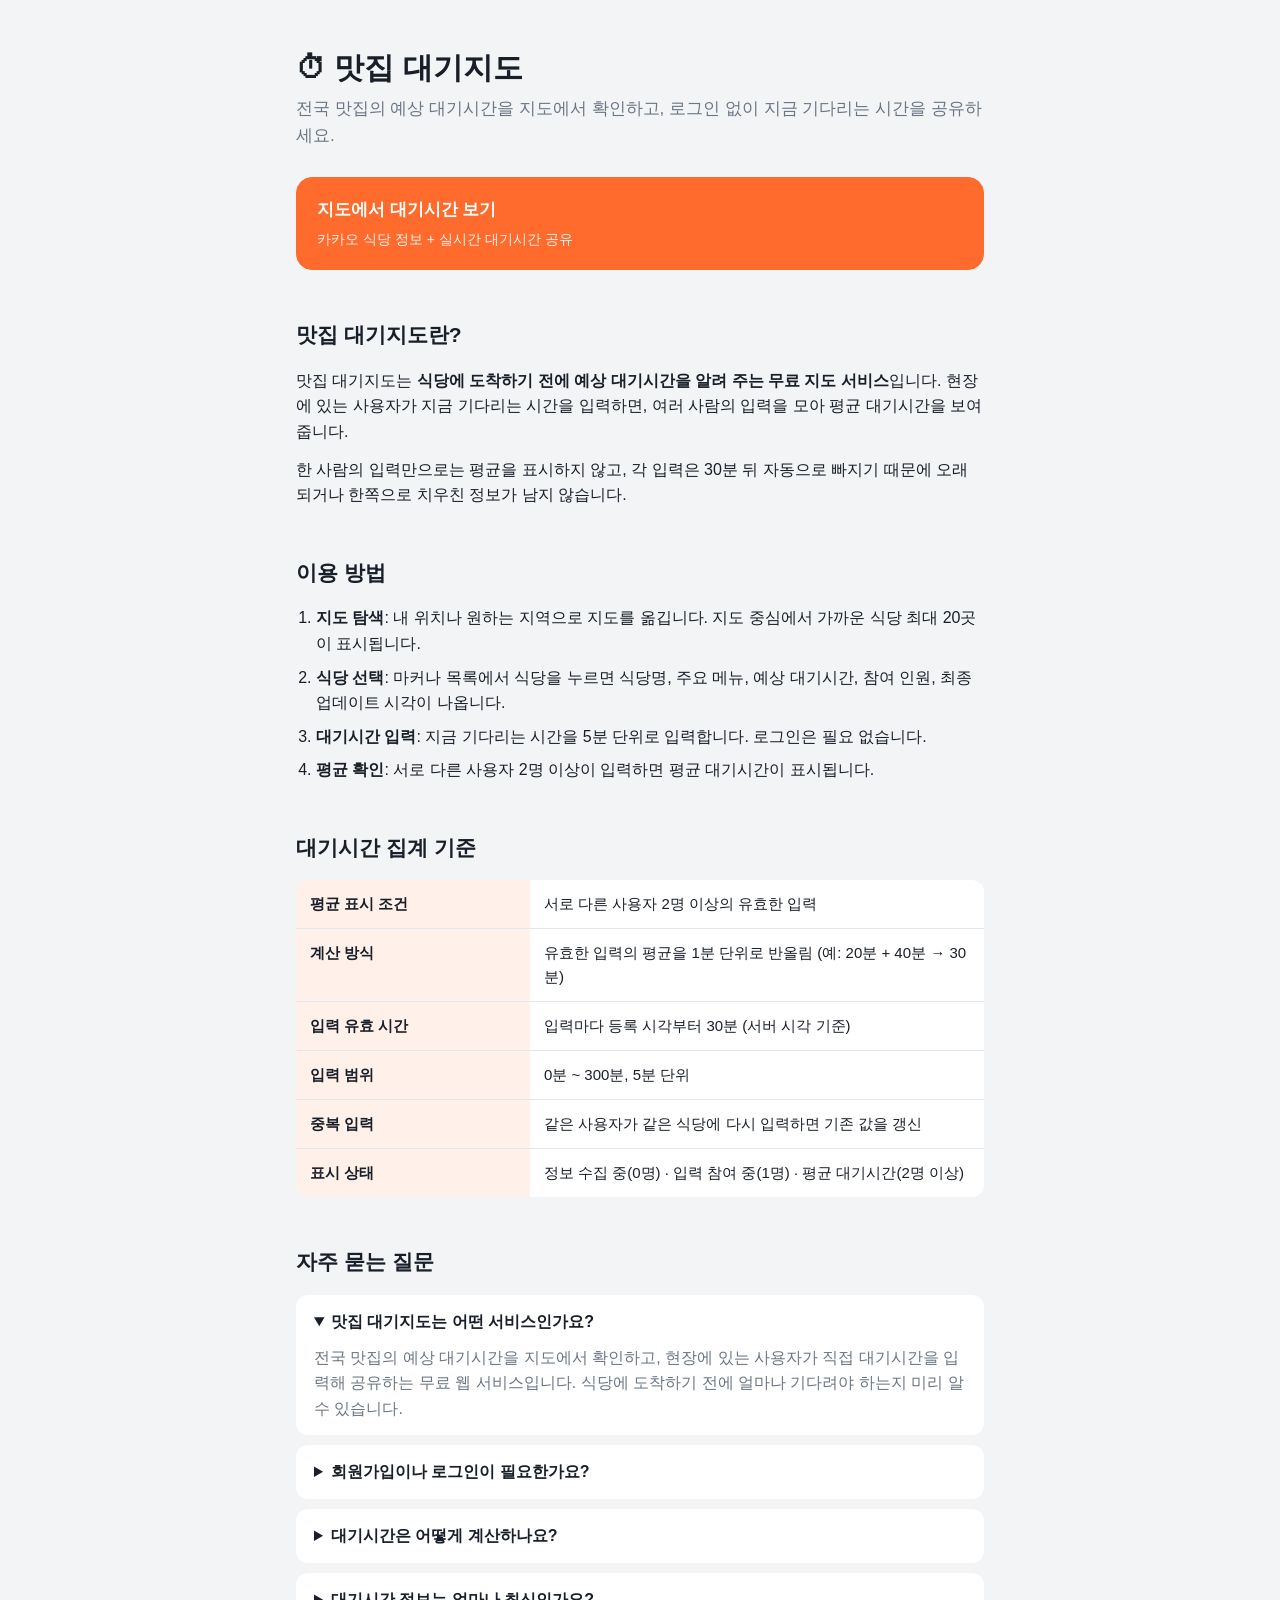
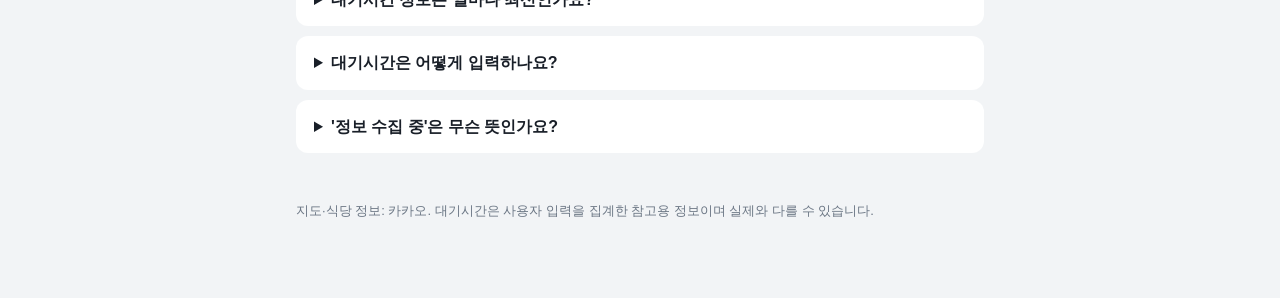
<file: index.html>
<!doctype html>
<html lang="ko">
<head>
  <meta charset="utf-8">
  <meta name="viewport" content="width=device-width, initial-scale=1">
  <title>맛집 대기지도 - 전국 맛집 실시간 대기시간 확인·공유</title>
  <meta name="description" content="전국 맛집의 예상 대기시간을 지도에서 확인하고 로그인 없이 공유하세요. 서로 다른 사용자 2명 이상의 입력 평균만 표시하고, 각 입력은 30분 뒤 자동 만료되어 항상 최신 정보를 보여 줍니다.">
  <meta name="keywords" content="맛집 대기시간, 웨이팅, 맛집 웨이팅 확인, 식당 대기시간, 맛집 지도, 실시간 웨이팅, 줄 서는 식당">
  <meta name="robots" content="index, follow, max-image-preview:large">
  <meta name="theme-color" content="#ff6b2c">
  <link rel="canonical" href="https://sedapa-9277.github.io/food-waitmap/">
  <!-- Google Search Console 소유권 확인 (지우면 소유권이 풀림) -->
  <meta name="google-site-verification" content="i1EDSa5d9oci_f1BmELr1_aKxjh13hPSzI4ymbEunUk">

  <!-- 공유 미리보기 (Open Graph / Twitter) -->
  <meta property="og:type" content="website">
  <meta property="og:site_name" content="맛집 대기지도">
  <meta property="og:locale" content="ko_KR">
  <meta property="og:title" content="맛집 대기지도 - 전국 맛집 실시간 대기시간">
  <meta property="og:description" content="도착 전에 맛집 대기시간을 확인하세요. 로그인 없이 입력, 2명 이상 평균, 입력별 30분 만료.">
  <meta property="og:url" content="https://sedapa-9277.github.io/food-waitmap/">
  <meta property="og:image" content="https://sedapa-9277.github.io/food-waitmap/og-image.png">
  <meta property="og:image:width" content="1200">
  <meta property="og:image:height" content="630">
  <meta property="og:image:alt" content="맛집 대기지도 - 대기시간 마커 예시">
  <meta name="twitter:card" content="summary_large_image">
  <meta name="twitter:title" content="맛집 대기지도 - 전국 맛집 실시간 대기시간">
  <meta name="twitter:description" content="도착 전에 맛집 대기시간을 확인하세요. 로그인 없이 입력하고 공유합니다.">
  <meta name="twitter:image" content="https://sedapa-9277.github.io/food-waitmap/og-image.png">

  <!-- 구조화 데이터: 서비스 정보(GEO) + 자주 묻는 질문(AEO) -->
  <script type="application/ld+json">
  {
    "@context": "https://schema.org",
    "@graph": [
      {
        "@type": "WebSite",
        "@id": "https://sedapa-9277.github.io/food-waitmap/#website",
        "name": "맛집 대기지도",
        "url": "https://sedapa-9277.github.io/food-waitmap/",
        "inLanguage": "ko-KR",
        "description": "전국 맛집의 예상 대기시간을 지도에서 확인하고 로그인 없이 공유하는 서비스"
      },
      {
        "@type": "WebApplication",
        "@id": "https://sedapa-9277.github.io/food-waitmap/#app",
        "name": "맛집 대기지도",
        "url": "https://sedapa-9277.github.io/food-waitmap/waitmap/",
        "applicationCategory": "TravelApplication",
        "operatingSystem": "웹 브라우저 (Chrome, Safari, Edge)",
        "inLanguage": "ko-KR",
        "isAccessibleForFree": true,
        "offers": { "@type": "Offer", "price": "0", "priceCurrency": "KRW" },
        "image": "https://sedapa-9277.github.io/food-waitmap/og-image.png",
        "description": "지도에서 식당을 선택해 사용자들이 공유한 예상 대기시간 평균을 확인하고, 로그인 없이 현재 대기시간을 입력할 수 있는 웹 서비스. 서로 다른 사용자 2명 이상이 입력해야 평균을 표시하며 각 입력은 30분 뒤 만료된다.",
        "featureList": [
          "지도 중심에서 가까운 식당 최대 20곳 표시",
          "로그인 없이 5분 단위(0~300분) 대기시간 입력",
          "서로 다른 사용자 2명 이상일 때만 평균 표시(1분 단위 반올림)",
          "입력별 30분 자동 만료",
          "참여 인원과 최종 업데이트 시각 표시"
        ]
      },
      {
        "@type": "FAQPage",
        "@id": "https://sedapa-9277.github.io/food-waitmap/#faq",
        "mainEntity": [
          {
            "@type": "Question",
            "name": "맛집 대기지도는 어떤 서비스인가요?",
            "acceptedAnswer": { "@type": "Answer", "text": "전국 맛집의 예상 대기시간을 지도에서 확인하고, 현장에 있는 사용자가 직접 대기시간을 입력해 공유하는 무료 웹 서비스입니다. 식당에 도착하기 전에 얼마나 기다려야 하는지 미리 알 수 있습니다." }
          },
          {
            "@type": "Question",
            "name": "회원가입이나 로그인이 필요한가요?",
            "acceptedAnswer": { "@type": "Answer", "text": "필요 없습니다. 누구나 바로 지도를 보고 대기시간을 입력할 수 있습니다. 중복 입력은 브라우저별 익명 ID와 요청 제한으로 막습니다." }
          },
          {
            "@type": "Question",
            "name": "대기시간은 어떻게 계산하나요?",
            "acceptedAnswer": { "@type": "Answer", "text": "현재 유효한 입력의 평균을 1분 단위로 반올림해 보여 줍니다. 한 사람의 입력만으로는 평균을 표시하지 않고, 서로 다른 사용자 2명 이상이 입력했을 때만 표시합니다. 예를 들어 20분과 40분이 입력되면 평균 30분으로 표시됩니다." }
          },
          {
            "@type": "Question",
            "name": "대기시간 정보는 얼마나 최신인가요?",
            "acceptedAnswer": { "@type": "Answer", "text": "각 입력은 등록 시각부터 30분 동안만 집계에 반영되고 이후 자동으로 빠집니다. 만료 판정은 서버 시각 기준이며, 화면에는 최종 업데이트 시각과 참여 인원이 함께 표시됩니다." }
          },
          {
            "@type": "Question",
            "name": "대기시간은 어떻게 입력하나요?",
            "acceptedAnswer": { "@type": "Answer", "text": "지도에서 식당을 선택한 뒤 0분부터 300분까지 5분 단위로 입력하거나 빠른 선택 버튼을 누르면 됩니다. 같은 식당에 다시 입력하면 기존 값이 새 값으로 갱신됩니다." }
          },
          {
            "@type": "Question",
            "name": "'정보 수집 중'은 무슨 뜻인가요?",
            "acceptedAnswer": { "@type": "Answer", "text": "최근 30분 안에 유효한 입력이 없거나 1명만 입력해 아직 평균을 낼 수 없는 상태입니다. 다른 사용자가 입력해 2명 이상이 되면 평균 대기시간이 표시됩니다." }
          }
        ]
      }
    ]
  }
  </script>

  <style>
    :root { --primary: #ff6b2c; --primary-weak: #fff1ea; --text: #191f28; --text-sub: #6b7684; --line: #e5e8eb; --bg: #f2f4f6; }
    * { box-sizing: border-box; }
    body {
      margin: 0; background: var(--bg); color: var(--text); line-height: 1.6;
      font-family: -apple-system, BlinkMacSystemFont, "Apple SD Gothic Neo", "Malgun Gothic", sans-serif;
    }
    main { max-width: 720px; margin: 0 auto; padding: 48px 16px 64px; }
    h1 { margin: 0 0 8px; font-size: 30px; line-height: 1.3; }
    h2 { margin: 48px 0 16px; font-size: 21px; }
    h3 { margin: 0 0 6px; font-size: 16px; }
    p { margin: 0 0 12px; }
    .lead { color: var(--text-sub); font-size: 17px; margin-bottom: 28px; }
    .cta { display: grid; gap: 12px; }
    .cta a {
      display: block; padding: 18px 20px; border: 1px solid var(--line); border-radius: 16px;
      background: #fff; color: inherit; text-decoration: none;
    }
    .cta a:hover, .cta a:focus-visible { border-color: var(--primary); }
    .cta a.primary { background: var(--primary); border-color: var(--primary); color: #fff; }
    .cta a.primary span { color: #fff; opacity: .9; }
    .cta strong { display: block; margin-bottom: 2px; font-size: 17px; }
    .cta span { color: var(--text-sub); font-size: 14px; }
    ol.steps { margin: 0; padding-left: 20px; }
    ol.steps li { margin-bottom: 8px; }
    table { width: 100%; border-collapse: collapse; background: #fff; border-radius: 12px; overflow: hidden; font-size: 15px; }
    th, td { padding: 12px 14px; border-bottom: 1px solid var(--line); text-align: left; vertical-align: top; }
    th { width: 34%; background: var(--primary-weak); font-weight: 600; }
    tr:last-child th, tr:last-child td { border-bottom: 0; }
    .faq details { margin-bottom: 10px; padding: 14px 18px; border-radius: 12px; background: #fff; }
    .faq summary { cursor: pointer; font-weight: 600; }
    .faq details p { margin: 10px 0 0; color: var(--text-sub); }
    footer { margin-top: 48px; color: var(--text-sub); font-size: 13px; }
  </style>
</head>
<body>
  <main>
    <header>
      <h1>⏱ 맛집 대기지도</h1>
      <p class="lead">전국 맛집의 예상 대기시간을 지도에서 확인하고, 로그인 없이 지금 기다리는 시간을 공유하세요.</p>
    </header>

    <nav class="cta" aria-label="바로 가기">
      <a class="primary" href="waitmap/"><strong>지도에서 대기시간 보기</strong><span>카카오 식당 정보 + 실시간 대기시간 공유</span></a>
    </nav>

    <section>
      <h2>맛집 대기지도란?</h2>
      <p>맛집 대기지도는 <strong>식당에 도착하기 전에 예상 대기시간을 알려 주는 무료 지도 서비스</strong>입니다. 현장에 있는 사용자가 지금 기다리는 시간을 입력하면, 여러 사람의 입력을 모아 평균 대기시간을 보여 줍니다.</p>
      <p>한 사람의 입력만으로는 평균을 표시하지 않고, 각 입력은 30분 뒤 자동으로 빠지기 때문에 오래되거나 한쪽으로 치우친 정보가 남지 않습니다.</p>
    </section>

    <section>
      <h2>이용 방법</h2>
      <ol class="steps">
        <li><strong>지도 탐색</strong>: 내 위치나 원하는 지역으로 지도를 옮깁니다. 지도 중심에서 가까운 식당 최대 20곳이 표시됩니다.</li>
        <li><strong>식당 선택</strong>: 마커나 목록에서 식당을 누르면 식당명, 주요 메뉴, 예상 대기시간, 참여 인원, 최종 업데이트 시각이 나옵니다.</li>
        <li><strong>대기시간 입력</strong>: 지금 기다리는 시간을 5분 단위로 입력합니다. 로그인은 필요 없습니다.</li>
        <li><strong>평균 확인</strong>: 서로 다른 사용자 2명 이상이 입력하면 평균 대기시간이 표시됩니다.</li>
      </ol>
    </section>

    <section>
      <h2>대기시간 집계 기준</h2>
      <table>
        <tbody>
          <tr><th scope="row">평균 표시 조건</th><td>서로 다른 사용자 2명 이상의 유효한 입력</td></tr>
          <tr><th scope="row">계산 방식</th><td>유효한 입력의 평균을 1분 단위로 반올림 (예: 20분 + 40분 → 30분)</td></tr>
          <tr><th scope="row">입력 유효 시간</th><td>입력마다 등록 시각부터 30분 (서버 시각 기준)</td></tr>
          <tr><th scope="row">입력 범위</th><td>0분 ~ 300분, 5분 단위</td></tr>
          <tr><th scope="row">중복 입력</th><td>같은 사용자가 같은 식당에 다시 입력하면 기존 값을 갱신</td></tr>
          <tr><th scope="row">표시 상태</th><td>정보 수집 중(0명) · 입력 참여 중(1명) · 평균 대기시간(2명 이상)</td></tr>
        </tbody>
      </table>
    </section>

    <section class="faq">
      <h2>자주 묻는 질문</h2>
      <details open>
        <summary>맛집 대기지도는 어떤 서비스인가요?</summary>
        <p>전국 맛집의 예상 대기시간을 지도에서 확인하고, 현장에 있는 사용자가 직접 대기시간을 입력해 공유하는 무료 웹 서비스입니다. 식당에 도착하기 전에 얼마나 기다려야 하는지 미리 알 수 있습니다.</p>
      </details>
      <details>
        <summary>회원가입이나 로그인이 필요한가요?</summary>
        <p>필요 없습니다. 누구나 바로 지도를 보고 대기시간을 입력할 수 있습니다. 중복 입력은 브라우저별 익명 ID와 요청 제한으로 막습니다.</p>
      </details>
      <details>
        <summary>대기시간은 어떻게 계산하나요?</summary>
        <p>현재 유효한 입력의 평균을 1분 단위로 반올림해 보여 줍니다. 한 사람의 입력만으로는 평균을 표시하지 않고, 서로 다른 사용자 2명 이상이 입력했을 때만 표시합니다. 예를 들어 20분과 40분이 입력되면 평균 30분으로 표시됩니다.</p>
      </details>
      <details>
        <summary>대기시간 정보는 얼마나 최신인가요?</summary>
        <p>각 입력은 등록 시각부터 30분 동안만 집계에 반영되고 이후 자동으로 빠집니다. 만료 판정은 서버 시각 기준이며, 화면에는 최종 업데이트 시각과 참여 인원이 함께 표시됩니다.</p>
      </details>
      <details>
        <summary>대기시간은 어떻게 입력하나요?</summary>
        <p>지도에서 식당을 선택한 뒤 0분부터 300분까지 5분 단위로 입력하거나 빠른 선택 버튼을 누르면 됩니다. 같은 식당에 다시 입력하면 기존 값이 새 값으로 갱신됩니다.</p>
      </details>
      <details>
        <summary>'정보 수집 중'은 무슨 뜻인가요?</summary>
        <p>최근 30분 안에 유효한 입력이 없거나 1명만 입력해 아직 평균을 낼 수 없는 상태입니다. 다른 사용자가 입력해 2명 이상이 되면 평균 대기시간이 표시됩니다.</p>
      </details>
    </section>

    <footer>
      <p>지도·식당 정보: 카카오. 대기시간은 사용자 입력을 집계한 참고용 정보이며 실제와 다를 수 있습니다.</p>
    </footer>
  </main>
</body>
</html>
</file>
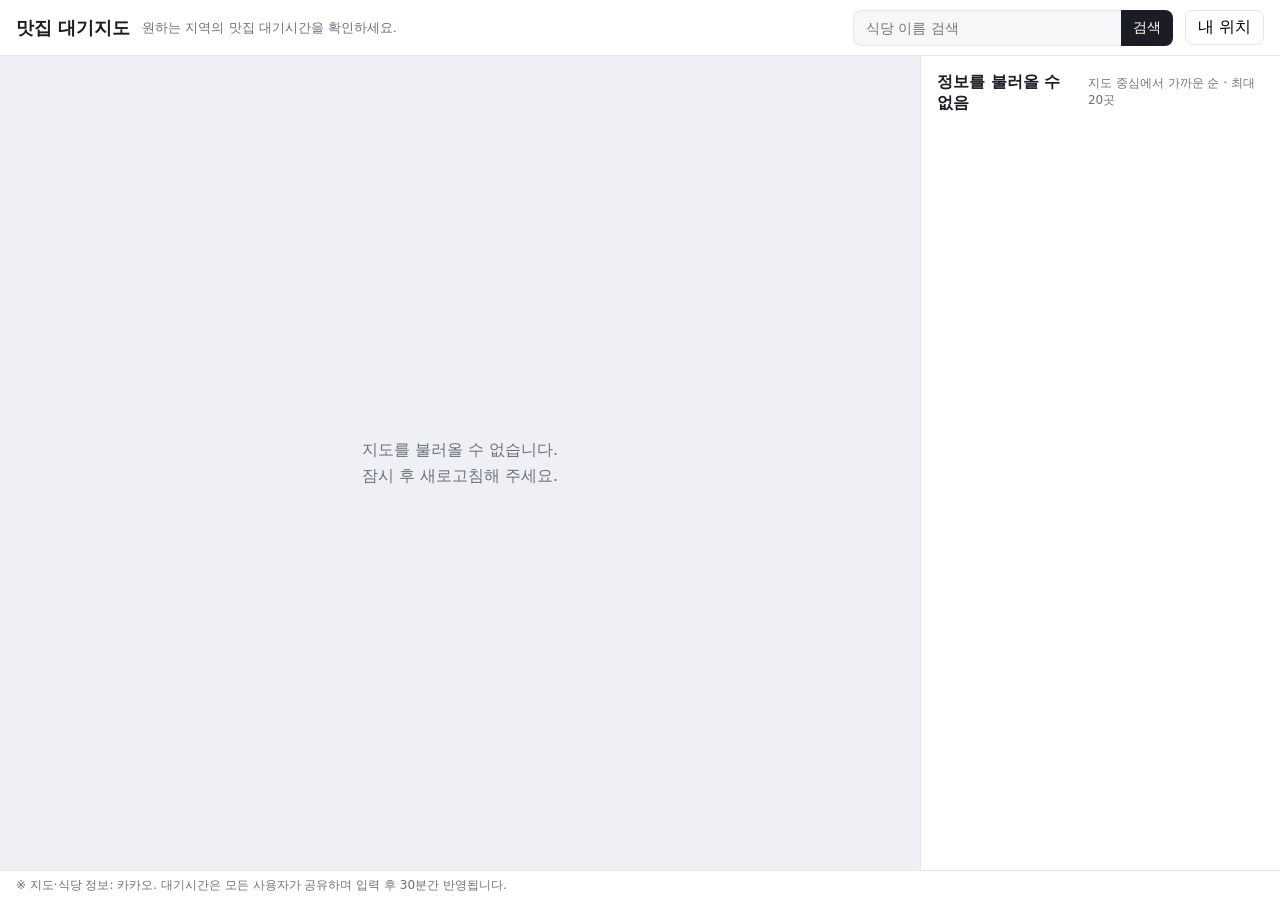
<file: waitmap/index.html>
<!doctype html>
<html lang="ko">
<head>
  <meta charset="utf-8">
  <meta name="viewport" content="width=device-width, initial-scale=1">
  <title>지도에서 맛집 대기시간 보기 - 맛집 대기지도</title>
  <meta name="description" content="지도에서 주변 식당을 선택해 실시간 예상 대기시간을 확인하고, 로그인 없이 지금 기다리는 시간을 입력하세요. 2명 이상 입력 시 평균 표시, 입력별 30분 자동 만료.">
  <meta name="robots" content="index, follow, max-image-preview:large">
  <meta name="theme-color" content="#ff6b2c">
  <link rel="canonical" href="https://sedapa-9277.github.io/food-waitmap/waitmap/">
  <meta property="og:type" content="website">
  <meta property="og:site_name" content="맛집 대기지도">
  <meta property="og:locale" content="ko_KR">
  <meta property="og:title" content="지도에서 맛집 대기시간 보기 - 맛집 대기지도">
  <meta property="og:description" content="주변 식당의 실시간 예상 대기시간을 확인하고 로그인 없이 공유하세요.">
  <meta property="og:url" content="https://sedapa-9277.github.io/food-waitmap/waitmap/">
  <meta property="og:image" content="https://sedapa-9277.github.io/food-waitmap/og-image.png">
  <meta property="og:image:width" content="1200">
  <meta property="og:image:height" content="630">
  <meta name="twitter:card" content="summary_large_image">
  <meta name="twitter:image" content="https://sedapa-9277.github.io/food-waitmap/og-image.png">
  <script type="application/ld+json">
  {
    "@context": "https://schema.org",
    "@type": "WebApplication",
    "@id": "https://sedapa-9277.github.io/food-waitmap/#app",
    "name": "맛집 대기지도",
    "url": "https://sedapa-9277.github.io/food-waitmap/waitmap/",
    "applicationCategory": "TravelApplication",
    "operatingSystem": "웹 브라우저",
    "inLanguage": "ko-KR",
    "isAccessibleForFree": true,
    "offers": { "@type": "Offer", "price": "0", "priceCurrency": "KRW" },
    "description": "지도에서 식당을 선택해 사용자들이 공유한 예상 대기시간 평균을 확인하고, 로그인 없이 현재 대기시간을 입력하는 웹 서비스.",
    "isPartOf": { "@id": "https://sedapa-9277.github.io/food-waitmap/#website" }
  }
  </script>
  <!-- 배포할 때마다 v 값을 바꾼다: 브라우저 캐시(GitHub Pages 최대 10분)에 남은 예전 CSS·JS와 섞이지 않게 -->
  <link rel="stylesheet" href="css/style.css?v=20261021d">
</head>
<body>
  <header class="topbar">
    <h1>맛집 대기지도</h1>
    <p class="sub">원하는 지역의 맛집 대기시간을 확인하세요.</p>
    <form id="name-form" class="name-search" role="search">
      <label for="name-input" class="sr-only">식당 이름 검색</label>
      <input id="name-input" type="search" placeholder="식당 이름 검색" autocomplete="off" maxlength="50" enterkeyhint="search">
      <button type="submit" aria-label="검색">검색</button>
    </form>
    <button id="btn-locate" class="ghost" type="button">내 위치</button>
  </header>

  <main class="layout">
    <div class="map-wrap">
      <div id="map" aria-label="지도"></div>
      <div id="cats" class="cats" role="radiogroup" aria-label="식당 종류"></div>
      <button id="btn-search" class="research" type="button" hidden>이 지역 재검색</button>
    </div>

    <aside id="panel" class="panel">
      <section id="list-view">
        <div class="panel-head">
          <strong id="count-label">식당</strong>
          <span class="hint">지도 중심에서 가까운 순 · 최대 20곳</span>
        </div>
        <ul id="list" class="list"></ul>
      </section>

      <section id="result-view" hidden>
        <button id="btn-result-close" class="link" type="button">← 주변 식당</button>
        <div class="panel-head">
          <strong id="result-label">검색 결과</strong>
          <span class="hint">이름을 누르면 그 식당으로 이동</span>
        </div>
        <ul id="result-list" class="list"></ul>
      </section>

      <section id="detail-view" hidden>
        <button id="btn-back" class="link" type="button">← 목록</button>
        <h2 id="d-name"></h2>
        <p class="menu">주요 메뉴: <span id="d-menu"></span></p>
        <div class="place-actions">
          <a id="d-route" class="place-link primary-link" target="_blank" rel="noopener noreferrer">길찾기 ↗</a>
          <a id="d-place" class="place-link" target="_blank" rel="noopener noreferrer">카카오맵에서 메뉴·사진 보기 ↗</a>
        </div>
        <p class="dist" id="d-dist" hidden></p>

        <div class="wait" id="d-wait"></div>
        <p class="meta" id="d-meta"></p>

        <form id="entry-form" class="entry" novalidate>
          <label for="in-min">현재 예상 대기시간은?</label>
          <div class="stepper">
            <button type="button" id="btn-minus" aria-label="5분 줄이기">−</button>
            <input id="in-min" type="number" min="0" max="300" step="5" value="30" inputmode="numeric">
            <span>분</span>
            <button type="button" id="btn-plus" aria-label="5분 늘리기">+</button>
          </div>
          <div class="quick" id="quick"></div>
          <button class="primary" type="submit">대기시간 입력</button>
          <p class="msg" id="msg" role="status"></p>
        </form>
      </section>
    </aside>
  </main>

  <p class="notice" id="notice">※ 지도·식당 정보: 카카오. 대기시간은 모든 사용자가 공유하며 입력 후 30분간 반영됩니다.</p>

  <noscript>
    <p>맛집 대기지도는 지도에서 식당을 선택해 사용자들이 공유한 예상 대기시간을 확인하는 서비스입니다. 서로 다른 사용자 2명 이상이 입력하면 평균을 1분 단위로 표시하고, 각 입력은 30분 뒤 만료됩니다. 지도를 보려면 JavaScript를 켜 주세요. <a href="../">서비스 소개 보기</a></p>
  </noscript>

  <script src="js/config.js?v=20261021d"></script>
  <script src="js/places.js?v=20261021d"></script>
  <script src="js/store.js?v=20261021d"></script>
  <script src="js/app.js?v=20261021d"></script>
</body>
</html>
</file>
<file: waitmap/css/style.css>
:root {
  --bg: #f6f7f9;
  --fg: #1a1d23;
  --muted: #6b7280;
  --line: #e3e6eb;
  --card: #ffffff;
  --accent: #e8590c;
  --ok: #2b8a3e;
  --warn: #e67700;
  --bad: #c92a2a;
  --none: #868e96;
  --top-h: 56px;
}

* { box-sizing: border-box; }
html, body { height: 100%; margin: 0; }
body {
  display: flex;
  flex-direction: column;
  font-family: "Pretendard", "Malgun Gothic", system-ui, sans-serif;
  color: var(--fg);
  background: var(--bg);
}

.topbar {
  height: var(--top-h);
  display: flex;
  align-items: center;
  gap: 12px;
  padding: 0 16px;
  background: #fff;
  border-bottom: 1px solid var(--line);
}
.topbar h1 { font-size: 18px; margin: 0; white-space: nowrap; }
.topbar .sub { margin: 0; color: var(--muted); font-size: 13px; flex: 1; overflow: hidden; text-overflow: ellipsis; white-space: nowrap; }

button { font: inherit; cursor: pointer; }
.ghost { border: 1px solid var(--line); background: #fff; border-radius: 8px; padding: 6px 12px; }
.link { border: 0; background: none; color: var(--muted); padding: 0 0 8px; }
.primary { width: 100%; border: 0; background: var(--accent); color: #fff; border-radius: 10px; padding: 12px; font-weight: 700; }

.layout { flex: 1; min-height: 0; display: flex; }
.map-wrap { position: relative; flex: 1; min-width: 0; min-height: 0; }
#map { position: absolute; inset: 0; }
.research {
  position: absolute;
  top: 60px; /* 카테고리 버튼 줄 아래 */
  left: 50%;
  transform: translateX(-50%);
  z-index: 1000;
  border: 0;
  border-radius: 999px;
  padding: 10px 18px;
  background: #1a1d23;
  color: #fff;
  font-weight: 700;
  box-shadow: 0 2px 8px rgba(0, 0, 0, .35);
}
.research[hidden] { display: none; }

/* 지도 위 카테고리 버튼 줄. 좁은 화면에서는 가로로 스크롤 */
.cats {
  position: absolute;
  top: 10px;
  left: 10px;
  right: 52px; /* 카카오 확대·축소 버튼 자리 */
  z-index: 1000;
  display: flex;
  gap: 6px;
  overflow-x: auto;
  scrollbar-width: none;
  padding: 2px;
}
.cats::-webkit-scrollbar { display: none; }
.cats button {
  flex: none;
  height: 36px;
  padding: 0 14px;
  border: 1px solid var(--line);
  border-radius: 999px;
  background: #fff;
  color: var(--fg);
  font-size: 14px;
  font-weight: 600;
  box-shadow: 0 1px 4px rgba(0, 0, 0, .18);
}
.cats button[aria-checked="true"] { background: var(--fg); border-color: var(--fg); color: #fff; }
.cats button:focus-visible { outline: 2px solid var(--accent); outline-offset: 2px; }

.panel {
  width: 360px;
  overflow-y: auto;
  background: var(--card);
  border-left: 1px solid var(--line);
  padding: 16px;
}
.panel-head { display: flex; justify-content: space-between; align-items: baseline; margin-bottom: 8px; gap: 8px; }
.hint { color: var(--muted); font-size: 12px; }

.list { list-style: none; margin: 0; padding: 0; }
.list li button {
  width: 100%;
  display: flex;
  justify-content: space-between;
  align-items: center;
  gap: 8px;
  text-align: left;
  background: none;
  border: 0;
  border-bottom: 1px solid var(--line);
  padding: 12px 0;
}
.list .rname { font-weight: 600; }
.list .rmenu { color: var(--muted); font-size: 12px; }
.empty { color: var(--muted); padding: 16px 0; }

h2 { margin: 0 0 4px; font-size: 20px; }
.menu { margin: 0 0 8px; color: var(--muted); font-size: 14px; }
/* 대표 메뉴·사진은 카카오 API에 없어 카카오맵 상세 페이지로 연결 */
.place-link { display: inline-flex; align-items: center; min-height: 40px; margin: 0 0 12px; padding: 0 14px; border: 1px solid var(--line); border-radius: 999px; color: var(--fg); font-size: 14px; font-weight: 600; text-decoration: none; background: #fff; }
.place-link:hover { border-color: var(--accent); color: var(--accent); }
.place-actions { display: flex; flex-wrap: wrap; gap: 8px; margin: 0 0 8px; }
.place-actions .place-link { margin: 0; }
.place-link.primary-link { border-color: var(--fg); background: var(--fg); color: #fff; }
.place-link.primary-link:hover { border-color: #000; background: #000; color: #fff; }
.dist { margin: 0 0 12px; color: var(--muted); font-size: 13px; }
/* 지도 위 내 위치 */
.me-dot { width: 16px; height: 16px; border: 3px solid #fff; border-radius: 50%; background: #339af0; box-shadow: 0 0 0 6px rgba(51, 154, 240, .25), 0 1px 4px rgba(0, 0, 0, .3); }
.wait { font-size: 36px; font-weight: 800; line-height: 1.1; }
.wait small { font-size: 14px; font-weight: 600; color: var(--muted); display: block; margin-top: 4px; }
.wait.low { color: var(--ok); }
.wait.mid { color: var(--warn); }
.wait.high { color: var(--bad); }
.wait.none { color: var(--none); font-size: 24px; }
.wait.small { font-size: 16px; white-space: nowrap; }
.meta { color: var(--muted); font-size: 13px; margin: 8px 0 16px; }

.entry { border-top: 1px solid var(--line); padding-top: 16px; }
.entry label { display: block; font-weight: 600; margin-bottom: 8px; }
.stepper { display: flex; align-items: center; gap: 8px; margin-bottom: 8px; }
.stepper button { width: 40px; height: 40px; border: 1px solid var(--line); background: #fff; border-radius: 10px; font-size: 20px; }
.stepper input { width: 80px; height: 40px; text-align: center; font-size: 18px; border: 1px solid var(--line); border-radius: 10px; }
.quick { display: flex; flex-wrap: wrap; gap: 6px; margin-bottom: 12px; }
.quick button { border: 1px solid var(--line); background: #fff; border-radius: 999px; padding: 4px 12px; font-size: 13px; }
.quick button:hover { border-color: var(--accent); }
.msg { min-height: 1.2em; margin: 8px 0 0; font-size: 13px; color: var(--muted); }
.msg.err { color: var(--bad); }
.msg.ok { color: var(--ok); }

.notice { margin: 0; padding: 6px 16px; font-size: 12px; color: var(--muted); background: #fff; border-top: 1px solid var(--line); }


/* 식당 이름 검색 */
.sr-only { position: absolute; width: 1px; height: 1px; overflow: hidden; clip: rect(0 0 0 0); white-space: nowrap; }
.name-search { display: flex; flex: 0 1 320px; min-width: 0; }
.name-search input {
  flex: 1;
  min-width: 0;
  height: 36px;
  padding: 0 12px;
  font: inherit;
  font-size: 14px;
  border: 1px solid var(--line);
  border-right: 0;
  border-radius: 8px 0 0 8px;
  background: var(--bg);
}
.name-search input:focus { outline: 2px solid var(--accent); outline-offset: -2px; background: #fff; }
.name-search button { height: 36px; padding: 0 12px; border: 0; border-radius: 0 8px 8px 0; background: var(--fg); color: #fff; font-size: 14px; white-space: nowrap; }
.list .raddr { color: var(--muted); font-size: 12px; }

/* 지도 마커 */
/* 오버레이 기준점(좌상단)이 식당 좌표. 말풍선 아래쪽 가운데가 좌표보다 6px 위에 오도록 옮긴다 */
/* 한 줄짜리 말풍선: [식당 이름 | 대기시간] */
.pin {
  transform: translate(-50%, calc(-100% - 6px));
  width: max-content;
  display: flex;
  align-items: stretch;
  border-radius: 999px;
  overflow: hidden;
  font-size: 12px;
  font-weight: 700;
  white-space: nowrap;
  box-shadow: 0 1px 4px rgba(0, 0, 0, .35);
  cursor: pointer;
}
.pin-name {
  max-width: 8em;
  overflow: hidden;
  text-overflow: ellipsis;
  padding: 3px 6px 3px 9px;
  color: #1a1d23;
  background: #fff;
}
.pin span { padding: 3px 9px 3px 6px; color: #fff; background: var(--none); }
.pin.low span { background: var(--ok); }
.pin.mid span { background: var(--warn); }
.pin.high span { background: var(--bad); }
.pin.sel { outline: 3px solid #1a1d23; }
.pin.sel .pin-name { max-width: none; }
/* 겹쳐서 숨긴 식당 수. 누르면 확대하거나 그 자리 식당 목록을 연다 */
.pin-more { padding: 3px 8px; font-style: normal; color: #fff; background: #1a1d23; border-left: 1px solid rgba(255, 255, 255, .35); }
.pin-more:hover { background: #000; }
/* 정보가 없는 "수집 중" 마커는 작고 옅게 해서 대기시간이 있는 마커가 먼저 보이게 한다 */
.pin.none:not(.sel) { font-size: 11px; opacity: .88; box-shadow: 0 1px 3px rgba(0, 0, 0, .25); }
.pin.none:not(.sel) .pin-name { max-width: 6.5em; padding: 2px 5px 2px 8px; }
.pin.none:not(.sel) span { padding: 2px 8px 2px 5px; }
.pin-wrap { width: 0; height: 0; cursor: pointer; } /* 크기 0: 말풍선 밖 빈 영역이 클릭을 가로채지 않게 */
.map-error { position: absolute; inset: 0; margin: 0; display: flex; align-items: center; justify-content: center; text-align: center; color: var(--muted); background: #eef0f3; line-height: 1.6; }

@media (max-width: 760px) {
  .topbar .sub { display: none; }
  .topbar { gap: 8px; padding: 0 12px; }
  .topbar h1 { font-size: 16px; }
  .name-search { flex: 1; }
  .layout { flex-direction: column; }
  .panel { width: 100%; height: 46%; flex: none; border-left: 0; border-top: 1px solid var(--line); }
}
</file>
